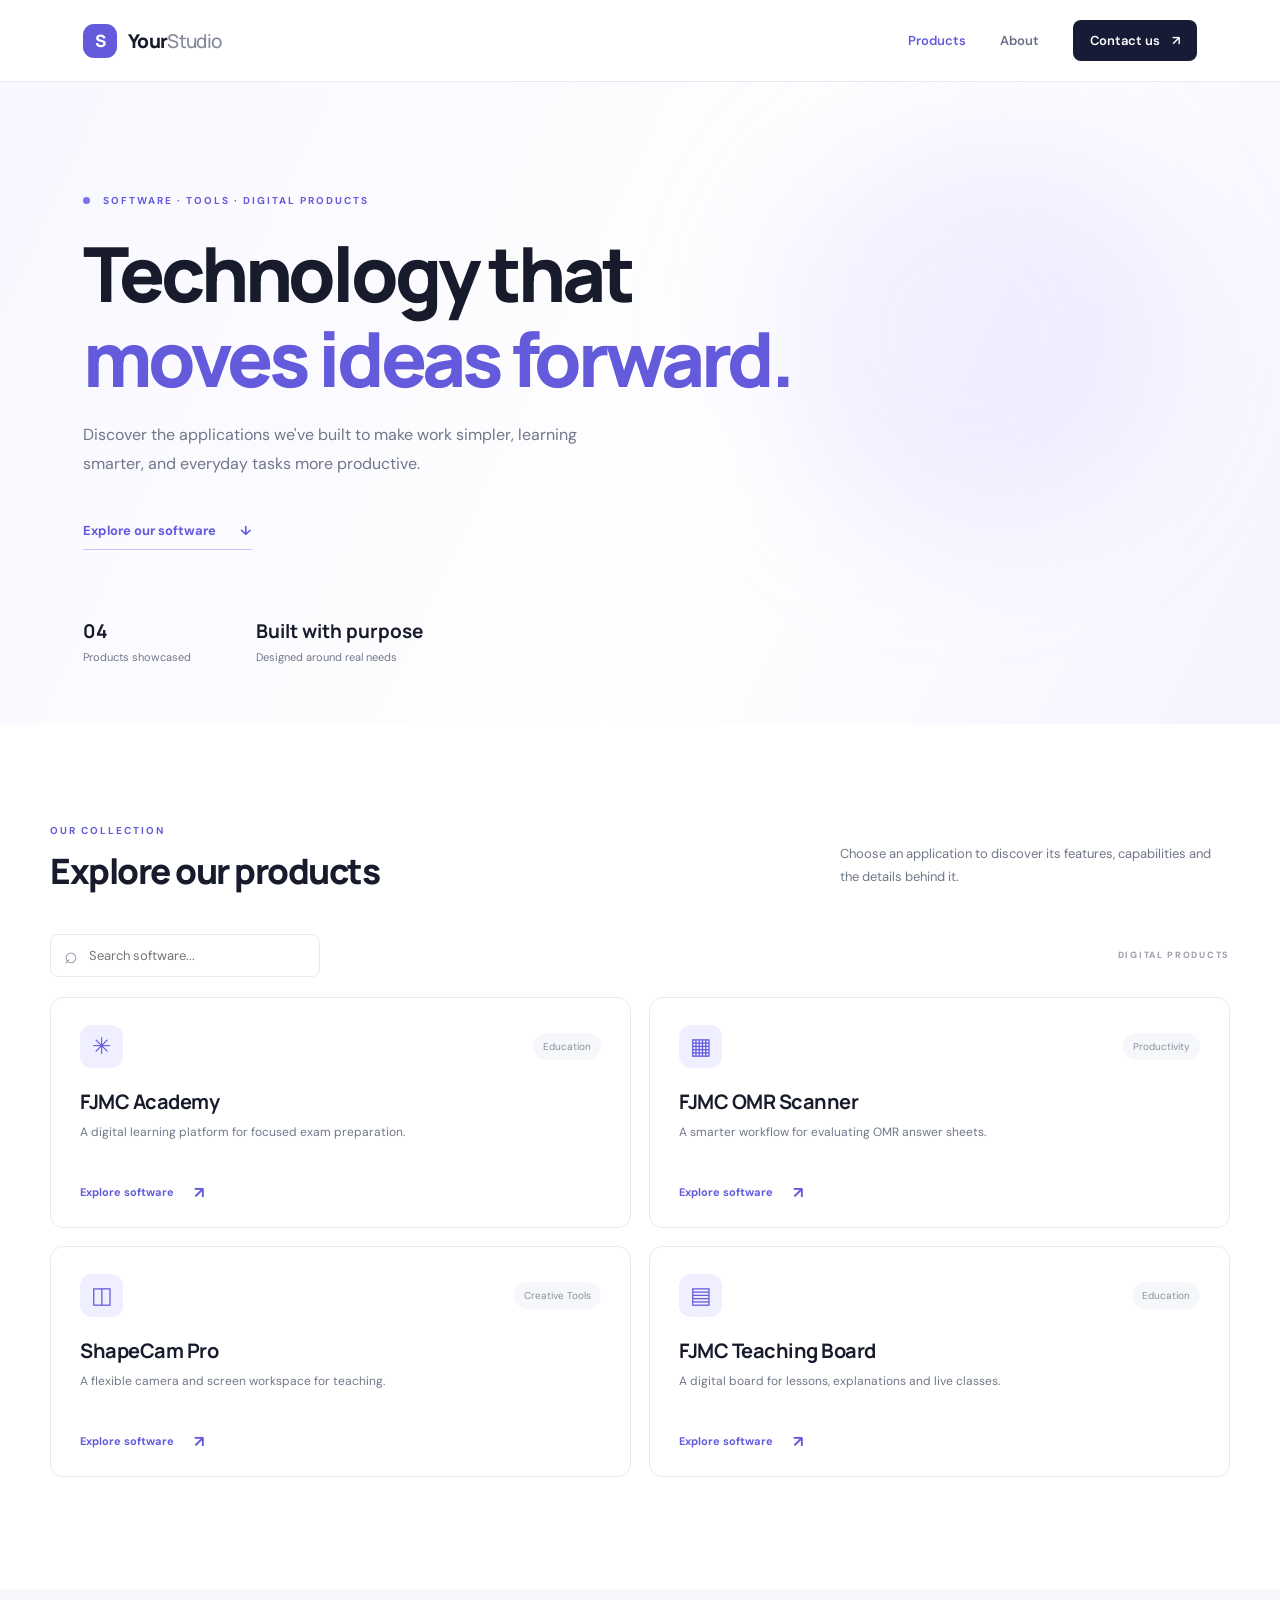
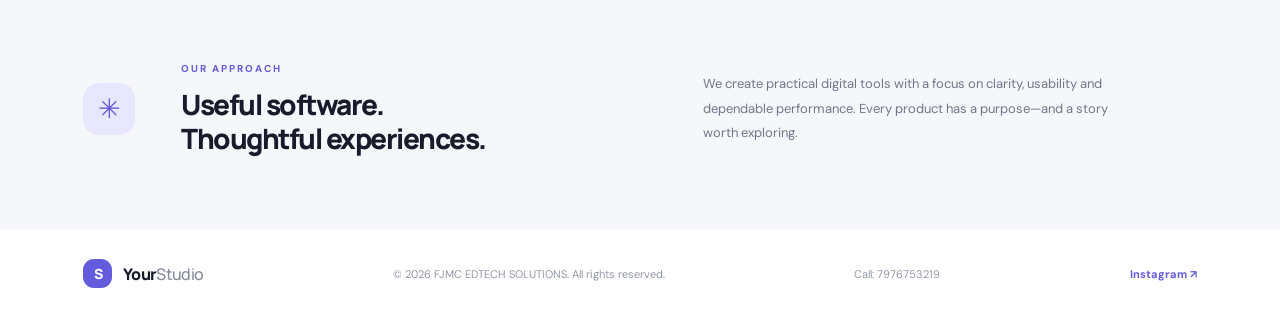
<file: index.html>
<!DOCTYPE html>
<html lang="en">
<head>
  <meta charset="UTF-8">
  <meta name="viewport" content="width=device-width, initial-scale=1.0">
  <meta name="description" content="Explore our software products, applications and digital solutions.">
  <title>Our Software | Digital Products</title>
  <link rel="preconnect" href="https://fonts.googleapis.com">
  <link rel="preconnect" href="https://fonts.gstatic.com" crossorigin>
  <link href="https://fonts.googleapis.com/css2?family=DM+Sans:wght@400;500;600;700&family=Manrope:wght@400;500;600;700;800&display=swap" rel="stylesheet">
  <link rel="stylesheet" href="style.css">
</head>
<body>
  <header class="site-header">
    <a class="brand" href="index.html"><span class="brand-mark">S</span><span>Your<span class="brand-light">Studio</span></span></a>
    <nav><a class="active" href="#products">Products</a><a href="#about">About</a><a class="nav-cta" href="mailto:fjmcedtechsolution@gmail.com">Contact us <span>↗</span></a></nav>
  </header>

  <main>
    <section class="hero">
      <div class="hero-glow"></div>
      <div class="eyebrow"><span class="eyebrow-dot"></span> SOFTWARE · TOOLS · DIGITAL PRODUCTS</div>
      <h1>Technology that<br><span>moves ideas forward.</span></h1>
      <p class="hero-copy">Discover the applications we've built to make work simpler, learning smarter, and everyday tasks more productive.</p>
      <a class="hero-link" href="#products">Explore our software <span>↓</span></a>
      <div class="hero-stats">
        <div><strong id="product-count">04</strong><span>Products showcased</span></div>
        <div><strong>Built with purpose</strong><span>Designed around real needs</span></div>
      </div>
    </section>

    <section class="products-section" id="products">
      <div class="section-heading">
        <div><div class="eyebrow">OUR COLLECTION</div><h2>Explore our products</h2></div>
        <p>Choose an application to discover its features, capabilities and the details behind it.</p>
      </div>
      <div class="toolbar">
        <label class="search-box"><span>⌕</span><input id="search" type="search" placeholder="Search software..." aria-label="Search software"></label>
        <div class="filter-label">DIGITAL PRODUCTS</div>
      </div>
      <div class="product-grid" id="product-grid"></div>
      <p class="empty-state" id="empty-state" hidden>No matching products. Try another search.</p>
    </section>

    <section class="about-section" id="about">
      <div class="about-symbol">✳</div>
      <div><div class="eyebrow">OUR APPROACH</div><h2>Useful software.<br>Thoughtful experiences.</h2></div>
      <p>We create practical digital tools with a focus on clarity, usability and dependable performance. Every product has a purpose—and a story worth exploring.</p>
    </section>
  </main>

  <footer><a class="brand" href="#"><span class="brand-mark">S</span><span>Your<span class="brand-light">Studio</span></span></a><span>© <span id="year"></span> FJMC EDTECH SOLUTIONS. All rights reserved.</span><a href="mailto:fjmcedtechsolution@gmail.com">Call: 7976753219</a><a href="https://www.instagram.com/fjmc_edtech_solutions?avpt=OXd0YTFkN2lsYzh6" target="_blank" rel="noopener noreferrer">Instagram ↗</a></footer>
  <script src="app.js"></script>
</body>
</html>
</file>
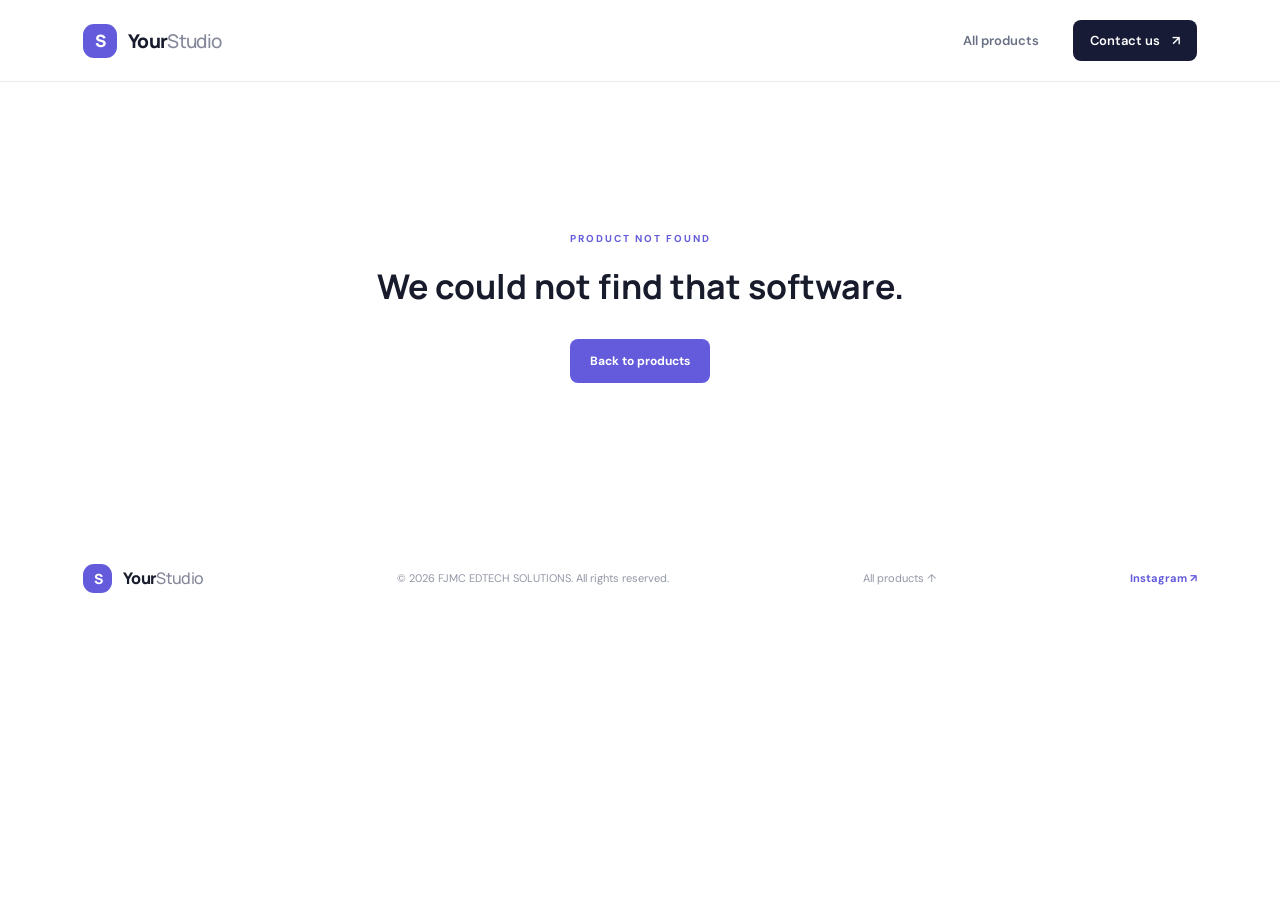
<file: software.html>
<!DOCTYPE html>
<html lang="en">
<head>
  <meta charset="UTF-8">
  <meta name="viewport" content="width=device-width, initial-scale=1.0">
  <title>Software Details | FJMC EDTECH SOLUTIONS</title>
  <link rel="preconnect" href="https://fonts.googleapis.com">
  <link rel="preconnect" href="https://fonts.gstatic.com" crossorigin>
  <link href="https://fonts.googleapis.com/css2?family=DM+Sans:wght@400;500;600;700&family=Manrope:wght@400;500;600;700;800&display=swap" rel="stylesheet">
  <link rel="stylesheet" href="style.css">
</head>
<body>
  <header class="site-header">
    <a class="brand" href="index.html"><span class="brand-mark">S</span><span>Your<span class="brand-light">Studio</span></span></a>
    <nav><a href="index.html#products">All products</a><a class="nav-cta" href="mailto:fjmcedtechsolution@gmail.com">Contact us <span>↗</span></a></nav>
  </header>
  <main id="detail-root">
    <section class="detail-hero">
      <a class="back-link" href="index.html#products">← Back to all products</a>
      <div class="detail-icon" id="detail-icon">✦</div>
      <div class="eyebrow" id="detail-category">SOFTWARE PRODUCT</div>
      <h1 id="detail-title">Software name</h1>
      <p class="detail-lead" id="detail-tagline"></p>
      <div class="detail-actions"><a class="button-primary" id="launch-link" href="#" target="_blank" rel="noopener">Visit application ↗</a><a class="button-secondary" href="tel:+917976753219">Call 7976753219</a></div>
    </section>
    <section class="detail-content">
      <div class="detail-main">
        <div class="eyebrow">OVERVIEW</div><h2>Designed to help you do more.</h2>
        <p id="detail-description"></p>
        <div class="eyebrow feature-eyebrow">KEY FEATURES</div><div class="feature-grid" id="feature-grid"></div>
        <div class="eyebrow feature-eyebrow">HOW IT WORKS</div><div class="steps" id="steps"></div>
      </div>
      <aside class="detail-sidebar"><div class="sidebar-card"><div class="eyebrow">PRODUCT INFORMATION</div><div class="info-row"><span>Category</span><strong id="info-category"></strong></div><div class="info-row"><span>Platform</span><strong id="info-platform"></strong></div><div class="info-row"><span>Status</span><strong id="info-status"></strong></div><div class="info-row"><span>Developer</span><strong id="info-developer"></strong></div><a class="sidebar-contact" href="mailto:fjmcedtechsolution@gmail.com">Call 7976753219 ↗</a></div></aside>
    </section>
    <section class="detail-bottom"><div><div class="eyebrow">HAVE A QUESTION?</div><h2>Let's talk about this product.</h2></div><a class="button-primary" href="mailto:fjmcedtechsolution@gmail.com">Call 7976753219</a></section>
  </main>
  <footer><a class="brand" href="index.html"><span class="brand-mark">S</span><span>Your<span class="brand-light">Studio</span></span></a><span>© <span id="year"></span> FJMC EDTECH SOLUTIONS. All rights reserved.</span><a href="index.html#products">All products ↑</a><a href="https://www.instagram.com/fjmc_edtech_solutions?avpt=OXd0YTFkN2lsYzh6" target="_blank" rel="noopener noreferrer">Instagram ↗</a></footer>
  <script src="app.js"></script>
</body>
</html>
</file>
<file: style.css>
:root{--ink:#171b2b;--muted:#70778a;--line:#e8eaf0;--paper:#fff;--soft:#f6f7fb;--purple:#635bdb;--navy:#171b35}
*{box-sizing:border-box}html{scroll-behavior:smooth}body{margin:0;background:var(--paper);color:var(--ink);font-family:"DM Sans",sans-serif;-webkit-font-smoothing:antialiased}a{color:inherit;text-decoration:none}.site-header{height:82px;padding:0 max(6.5%,calc((100% - 1180px)/2));display:flex;align-items:center;justify-content:space-between;border-bottom:1px solid var(--line);background:#ffffffed;position:sticky;top:0;z-index:10;backdrop-filter:blur(14px)}.brand{display:flex;align-items:center;gap:11px;font-family:Manrope,sans-serif;font-size:19px;font-weight:800;letter-spacing:-.7px}.brand-mark{display:grid;place-items:center;width:34px;height:34px;border-radius:11px;background:var(--purple);color:white;font-size:17px}.brand-light{font-weight:500;color:#85899a}.site-header nav{display:flex;align-items:center;gap:34px;font-size:13px;font-weight:600;color:#697084}.site-header nav a:hover,.site-header nav .active{color:var(--purple)}.site-header nav .nav-cta{background:var(--navy);color:white;padding:12px 17px;border-radius:8px}.nav-cta span{margin-left:9px}.hero{min-height:570px;padding:112px max(6.5%,calc((100% - 1180px)/2)) 60px;background:linear-gradient(115deg,#f7f7ff 0%,#fff 57%,#f5f4ff 100%);position:relative;overflow:hidden}.hero-glow{position:absolute;width:420px;height:420px;border-radius:50%;background:#a9a3ff25;filter:blur(65px);right:8%;top:40px}.eyebrow{font-size:10px;letter-spacing:2px;font-weight:700;color:var(--purple);position:relative}.eyebrow-dot{display:inline-block;width:7px;height:7px;border-radius:50%;background:#7b73ed;margin-right:9px}.hero h1,.detail-hero h1{font:800 clamp(43px,6vw,76px)/1.12 Manrope,sans-serif;letter-spacing:-4px;margin:24px 0 20px;position:relative}.hero h1 span{color:var(--purple)}.hero-copy{max-width:550px;color:var(--muted);font-size:16px;line-height:1.8;position:relative}.hero-link{display:inline-flex;gap:24px;align-items:center;margin-top:27px;font-size:13px;font-weight:700;color:var(--purple);border-bottom:1px solid #c9c5ff;padding-bottom:10px}.hero-stats{display:flex;gap:65px;margin-top:68px;position:relative}.hero-stats div{display:flex;flex-direction:column;gap:6px}.hero-stats strong{font:700 19px Manrope}.hero-stats span{font-size:11px;color:var(--muted)}.products-section{max-width:1180px;margin:auto;padding:100px 0 112px}.section-heading{display:flex;justify-content:space-between;align-items:end;margin-bottom:42px}.section-heading h2,.about-section h2,.detail-content h2,.detail-bottom h2{font:800 35px/1.2 Manrope;letter-spacing:-1.5px;margin:13px 0 0}.section-heading>p{max-width:390px;color:var(--muted);font-size:13px;line-height:1.8;margin:0 0 3px}.toolbar{display:flex;justify-content:space-between;align-items:center;margin-bottom:20px}.search-box{width:270px;height:43px;border:1px solid var(--line);border-radius:8px;display:flex;align-items:center;padding:0 13px;gap:9px;color:#9095a5}.search-box span{font-size:23px}.search-box input{border:0;outline:0;width:100%;font:13px "DM Sans";color:var(--ink)}.filter-label{font-size:9px;letter-spacing:1.7px;color:#9a9eac;font-weight:700}.product-grid{display:grid;grid-template-columns:repeat(2,1fr);gap:18px}.product-card{border:1px solid var(--line);border-radius:13px;padding:27px 29px 24px;min-height:228px;transition:transform .25s,border-color .25s,box-shadow .25s;animation:rise .5s both;animation-delay:calc(var(--card-index)*.07s)}.product-card:hover{transform:translateY(-5px);border-color:#c8c4ff;box-shadow:0 15px 40px #25245a0c}.card-top{display:flex;justify-content:space-between;align-items:center}.product-icon{width:43px;height:43px;border-radius:12px;background:#f0efff;color:var(--purple);display:grid;place-items:center;font-size:23px}.card-category{font-size:10px;color:#8b90a0;background:#f6f7fa;padding:7px 10px;border-radius:30px}.product-card h3{font:700 20px Manrope;letter-spacing:-.5px;margin:20px 0 7px}.product-card>p{font-size:12px;line-height:1.7;color:var(--muted);max-width:440px;min-height:40px;margin:0}.card-link{display:inline-flex;align-items:center;gap:20px;margin-top:20px;font-size:11px;font-weight:700;color:var(--purple)}.card-link span{font-size:16px;transition:transform .2s}.card-link:hover span{transform:translate(3px,-3px)}.empty-state{color:var(--muted);font-size:13px;padding:20px 0}.about-section{background:var(--soft);padding:70px max(6.5%,calc((100% - 1180px)/2));display:grid;grid-template-columns:70px 1fr 1fr;align-items:center;gap:28px}.about-symbol{width:52px;height:52px;border-radius:16px;background:#e9e7ff;color:var(--purple);display:grid;place-items:center;font-size:27px}.about-section h2{font-size:28px}.about-section>p{font-size:13px;line-height:1.9;color:var(--muted);max-width:420px}footer{min-height:90px;padding:22px max(6.5%,calc((100% - 1180px)/2));display:flex;align-items:center;justify-content:space-between;gap:20px;color:#9297a5;font-size:11px}footer .brand{color:var(--ink);font-size:16px}footer .brand-mark{width:29px;height:29px;font-size:14px}footer>a:last-child{color:var(--purple);font-weight:700}
.detail-hero{padding:70px max(6.5%,calc((100% - 1080px)/2)) 75px;background:linear-gradient(120deg,#f7f7ff,#fff);text-align:center}.back-link{display:block;text-align:left;color:#7c8292;font-size:12px;margin-bottom:48px}.back-link:hover{color:var(--purple)}.detail-icon{width:65px;height:65px;border-radius:19px;background:#eeedff;color:var(--purple);display:grid;place-items:center;font-size:31px;margin:0 auto 23px}.detail-hero h1{font-size:clamp(39px,5vw,62px);letter-spacing:-3px;margin:16px 0}.detail-lead{font-size:15px;color:var(--muted);line-height:1.8;max-width:600px;margin:0 auto}.detail-actions{display:flex;justify-content:center;gap:12px;margin-top:28px}.button-primary,.button-secondary{display:inline-flex;align-items:center;justify-content:center;padding:14px 20px;border-radius:8px;font-size:12px;font-weight:700}.button-primary{background:var(--purple);color:white}.button-primary:hover{background:#5149c6}.button-secondary{border:1px solid #dedfea;background:white}.is-disabled{opacity:.65;pointer-events:none}.detail-content{max-width:1080px;margin:auto;padding:85px 0 95px;display:grid;grid-template-columns:1fr 310px;gap:70px}.detail-content h2{font-size:30px;margin:14px 0 17px}.detail-main>p{color:var(--muted);font-size:13px;line-height:2;max-width:690px}.feature-eyebrow{margin-top:49px;margin-bottom:19px}.feature-grid{display:grid;grid-template-columns:1fr 1fr;gap:12px}.feature-item{border:1px solid var(--line);border-radius:9px;padding:17px;display:flex;gap:13px;align-items:flex-start;min-height:75px}.feature-item span,.step>span{font-size:10px;color:var(--purple);font-weight:700}.feature-item strong{font-size:12px;line-height:1.6}.steps{display:grid;gap:0}.step{display:flex;gap:18px;align-items:center;border-bottom:1px solid var(--line);padding:16px 0}.step p{font-size:12px;color:var(--muted);margin:0;line-height:1.7}.sidebar-card{border:1px solid var(--line);border-radius:12px;padding:24px;position:sticky;top:110px}.info-row{display:flex;justify-content:space-between;gap:10px;padding:17px 0;border-bottom:1px solid var(--line);font-size:11px}.info-row span{color:#9297a5}.info-row strong{text-align:right;font-size:11px}.sidebar-contact{display:block;color:var(--purple);font-size:11px;font-weight:700;margin-top:22px}.detail-bottom{background:var(--soft);padding:50px max(6.5%,calc((100% - 1080px)/2));display:flex;align-items:center;justify-content:space-between;gap:20px}.detail-bottom h2{font-size:25px}.not-found{text-align:center;padding:150px 20px}.not-found h1{font:700 34px Manrope;margin:18px 0 30px}
@keyframes rise{from{opacity:0;transform:translateY(12px)}to{opacity:1;transform:translateY(0)}}
@media(max-width:1250px){.products-section,.detail-content{margin-left:6.5%;margin-right:6.5%}}
@media(max-width:700px){.site-header{height:68px;padding:0 5%}.site-header nav{gap:15px;font-size:11px}.site-header nav>a:first-child{display:none}.site-header nav .nav-cta{padding:10px 12px}.hero{padding:85px 7% 45px;min-height:520px}.hero h1{font-size:48px;letter-spacing:-2.7px}.hero-copy{font-size:14px}.hero-stats{gap:28px;margin-top:55px}.hero-stats strong{font-size:15px}.products-section{padding:70px 6%}.section-heading{display:block}.section-heading h2{font-size:29px}.section-heading>p{margin-top:15px}.product-grid{grid-template-columns:1fr}.product-card{padding:23px}.about-section{padding:50px 7%;grid-template-columns:50px 1fr;gap:18px}.about-section h2{font-size:24px}.about-section>p{grid-column:1/-1;margin:0}.about-symbol{width:43px;height:43px}footer{padding:24px 6%;flex-wrap:wrap}footer>span{order:3;width:100%}.detail-hero{padding:45px 6% 60px}.back-link{margin-bottom:40px}.detail-hero h1{font-size:42px;letter-spacing:-2px}.detail-content{margin:0;padding:60px 6%;grid-template-columns:1fr;gap:35px}.feature-grid{grid-template-columns:1fr}.sidebar-card{position:static}.detail-bottom{padding:40px 6%;align-items:flex-start;flex-direction:column}.detail-bottom h2{font-size:23px}.toolbar{gap:12px}.search-box{width:70%}.filter-label{font-size:8px}}
</file>
